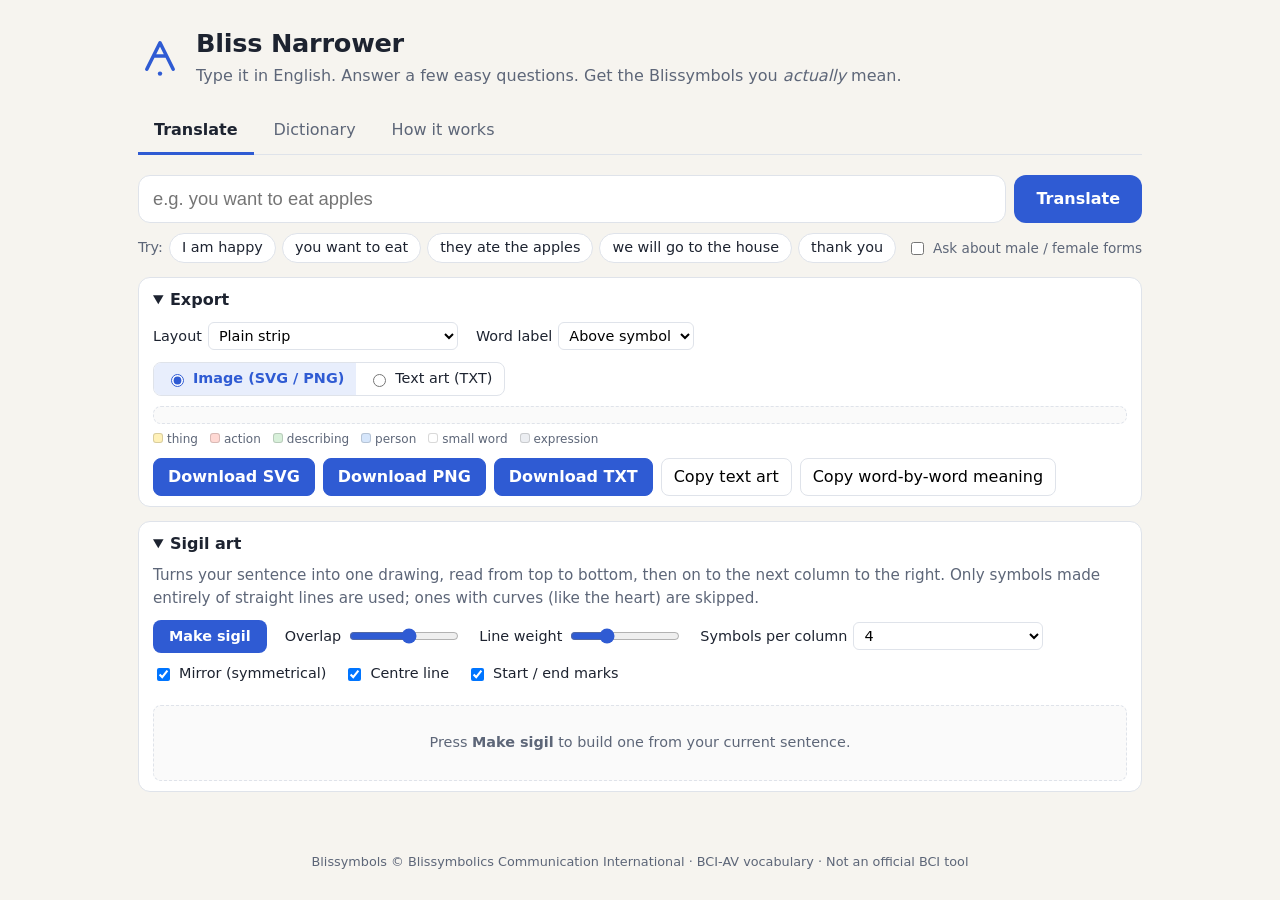
<file: index.html>
<!DOCTYPE html>
<html lang="en">
<head>
<meta charset="utf-8">
<meta name="viewport" content="width=device-width, initial-scale=1">
<title>Bliss Narrower — say exactly what you mean in Blissymbols</title>
<meta name="description" content="Type English, answer a few plain questions (one or many? now or before?), and get the exact Blissymbols you mean.">
<link rel="icon" href="data:image/svg+xml,%3Csvg xmlns='http://www.w3.org/2000/svg' viewBox='0 0 40 40'%3E%3Cpath d='M8 32 L20 8 L32 32 M14 20 L26 20' fill='none' stroke='%232f5bd3' stroke-width='4' stroke-linecap='round'/%3E%3C/svg%3E">
<link rel="stylesheet" href="style.css">
</head>
<body>
<header class="top">
  <div class="brand">
    <svg class="logo" viewBox="0 0 40 40" aria-hidden="true"><path d="M8 32 L20 8 L32 32 M14 20 L26 20" fill="none" stroke="currentColor" stroke-width="3.2" stroke-linecap="round" stroke-linejoin="round"/><circle cx="20" cy="36" r="2" fill="currentColor"/></svg>
    <div>
      <h1>Bliss Narrower</h1>
      <p class="tag">Type it in English. Answer a few easy questions. Get the Blissymbols you <em>actually</em> mean.</p>
    </div>
  </div>
  <nav class="tabs" role="tablist">
    <button role="tab" aria-selected="true" data-tab="translate">Translate</button>
    <button role="tab" aria-selected="false" data-tab="browse">Dictionary</button>
    <button role="tab" aria-selected="false" data-tab="about">How it works</button>
  </nav>
</header>

<main>
  <section id="tab-translate" class="tab on">
    <div class="dock" id="dock">
    <form id="inputForm" class="inputRow" autocomplete="off">
      <label for="src" class="sr">English sentence</label>
      <input id="src" type="text" placeholder="e.g. you want to eat apples" spellcheck="true">
      <button type="submit" class="primary">Translate</button>
    </form>
    <div class="examples">Try:
      <button class="ex" type="button">I am happy</button>
      <button class="ex" type="button">you want to eat</button>
      <button class="ex" type="button">they ate the apples</button>
      <button class="ex" type="button">we will go to the house</button>
      <button class="ex" type="button">thank you</button>
      <label class="toggle"><input type="checkbox" id="optGender"> Ask about male / female forms</label>
    </div>

    <div id="status" class="status" hidden></div>

    <section id="resultWrap" hidden>
      <div class="resultHead">
        <h2>Your Bliss sentence</h2>
        <div class="funnel" id="funnel" title="How many different Bliss sentences your English could still mean"></div>
      </div>
      <div class="keyline" id="keyline">
        <span><i class="sw red"></i>red: program couldn't tell — tap to choose</span>
        <span><i class="sw yellow"></i>yellow: auto-filled from your English — tap to check</span>
        <span><i class="sw green"></i>green: set by you</span>
      </div>
      <div id="strip" class="strip" aria-live="polite"></div>
    </section>
    </div>

    <p id="skipped" class="skipped"></p>
      <div id="actions">
      <details class="export" open>
        <summary>Export</summary>
        <div class="exrow">
          <label>Layout
            <select id="exStyle">
              <option value="strip">Plain strip</option>
              <option value="boxes">Boxes (communication board)</option>
            </select></label>
          <label>Word label
            <select id="exLabel">
              <option value="above">Above symbol</option>
              <option value="below">Below symbol</option>
              <option value="none">No label</option>
            </select></label>
          <span id="exBoxOpts" class="exrow" hidden>
            <label class="chk"><input type="checkbox" id="exColour" checked> Colour boxes by word type</label>
            <label>Boxes per row <input type="number" id="exPerRow" value="8" min="1" max="30"></label>
          </span>
        </div>
        <div class="exrow viewrow">
          <span class="seg" role="radiogroup" aria-label="Preview">
            <label><input type="radio" name="exView" value="image" checked> Image (SVG / PNG)</label>
            <label><input type="radio" name="exView" value="text"> Text art (TXT)</label>
          </span>
          <span id="exTextOpts" class="exrow" hidden>
            <label>Detail
              <select id="exRows">
                <option value="16">Small (16 lines tall)</option>
                <option value="24">Medium (24 lines)</option>
                <option value="32" selected>Large (32 lines)</option>
                <option value="48">Extra large (48 lines)</option>
              </select></label>
            <label>Filled pixel
              <select id="exFill">
                <option value="o" selected>o</option>
                <option value="#">#</option>
                <option value="@">@</option>
                <option value="X">X</option>
                <option value="█">█ (block)</option>
              </select></label>
          </span>
        </div>
        <div class="exprev" id="exPreview" aria-label="Export preview"></div>
        <div class="legend small"><span><span class="dot" style="background:#fff1b8"></span>thing</span><span><span class="dot" style="background:#ffd9d4"></span>action</span><span><span class="dot" style="background:#d8f0da"></span>describing</span><span><span class="dot" style="background:#d6e6fb"></span>person</span><span><span class="dot" style="background:#fff"></span>small word</span><span><span class="dot" style="background:#eceef2"></span>expression</span></div>
        <div class="actions">
          <button type="button" id="dlSvg" class="primary">Download SVG</button>
          <button type="button" id="dlPng" class="primary">Download PNG</button>
          <button type="button" id="dlTxt" class="primary">Download TXT</button>
          <button type="button" id="copyTxt">Copy text art</button>
          <button type="button" id="copyGloss">Copy word-by-word meaning</button>
        </div>
      </details>
      <details class="export sigil" open>
        <summary>Sigil art</summary>
        <p class="hint">Turns your sentence into one drawing, read from top to bottom, then on to the next column to the right. Only symbols made entirely of straight lines are used; ones with curves (like the heart) are skipped.</p>
        <div class="exrow">
          <button type="button" id="sgMake" class="primary">Make sigil</button>
          <label>Overlap <input type="range" id="sgOverlap" min="0" max="100" value="55"></label>
          <label>Line weight <input type="range" id="sgWeight" min="3" max="16" value="7"></label>
          <label>Symbols per column
            <select id="sgPerCol">
              <option value="0">No limit (one column)</option>
              <option value="2">2</option><option value="3">3</option><option value="4" selected>4</option>
              <option value="5">5</option><option value="6">6</option><option value="8">8</option><option value="10">10</option>
            </select></label>
          <label class="chk"><input type="checkbox" id="sgMirror" checked> Mirror (symmetrical)</label>
          <label class="chk"><input type="checkbox" id="sgSpine" checked> Centre line</label>
          <label class="chk"><input type="checkbox" id="sgEnds" checked> Start / end marks</label>
        </div>
        <div class="sglist" id="sgList"></div>
        <div class="sgprev" id="sgPreview"><p class="skipped">Press <b>Make sigil</b> to build one from your current sentence.</p></div>
        <div class="actions" id="sgDl" hidden>
          <button type="button" id="sgSvg" class="primary">Download sigil SVG</button>
          <button type="button" id="sgPng" class="primary">Download sigil PNG</button>
        </div>
      </details>
      </div>
    <div id="pop" class="pop" role="dialog" aria-modal="false" hidden></div>
  </section>

  <section id="tab-browse" class="tab">
    <div class="inputRow">
      <label for="q" class="sr">Search the dictionary</label>
      <input id="q" type="search" placeholder="Search 6,000+ symbols in English (e.g. house, happy, to go)">
    </div>
    <div class="legend" id="legend"></div>
    <div id="grid" class="grid"></div>
    <dialog id="detail"></dialog>
  </section>

  <section id="tab-about" class="tab prose">
    <h2>Why this exists</h2>
    <p>Blissymbols can say things very precisely, but most tools make you already know the grammar. For example, there are separate symbols for <b>I</b> (just one person) and <b>we</b> (a group that includes me), and a small mark that turns one thing into many. If a tool never asks, you can't tell it which one you meant.</p>
    <p>Bliss Narrower works the other way round: it starts from every symbol your words <em>could</em> mean, then asks short, plain questions to narrow it down. The counter at the top shows how many different meanings are still possible, and it drops to <b>1</b> when everything is settled.</p>
    <h3>The questions it can ask</h3>
    <table class="qtable">
      <tr><th>Question</th><th>Plain words</th><th>Grammar name</th></tr>
      <tr><td>Who is it about?</td><td>"Just me" or "me and others"</td><td>singular / plural (first person)</td></tr>
      <tr><td>How many people are you talking to?</td><td>"one friend" or "the whole group"</td><td>singular / plural (second person)</td></tr>
      <tr><td>People or things?</td><td>"they (my friends)" or "they (the boxes)"</td><td>personal / impersonal pronoun</td></tr>
      <tr><td>How many?</td><td>"one apple" or "lots of apples"</td><td>singular / plural noun</td></tr>
      <tr><td>When?</td><td>"I eat" / "I ate" / "I will eat" / "I would eat"</td><td>present / past / future / conditional</td></tr>
      <tr><td>What kind of word?</td><td>"to drink" (doing) or "a drink" (thing)</td><td>verb / noun / adjective</td></tr>
      <tr><td>Which meaning?</td><td>pick from pictures</td><td>word sense</td></tr>
    </table>
    <h3>Good to know</h3>
    <ul>
      <li>Little words like <i>a</i>, <i>an</i>, <i>the</i>, <i>will</i> and <i>did</i> are usually left out. Bliss shows that information with marks on the other symbols instead.</li>
      <li>Indicators (the small marks on top) are placed where the original symbol had one, or centred if it had none.</li>
      <li>This is a helper, not an official translator. Check important messages with someone who knows Bliss well.</li>
    </ul>
    <h3>Credits</h3>
    <p>Symbol shapes and vocabulary come from the BCI Authorized Vocabulary (BCI-AV) published by Blissymbolics Communication International. See the README for licence details.</p>
  </section>
</main>

<footer class="foot">Blissymbols © Blissymbolics Communication International · BCI-AV vocabulary · Not an official BCI tool</footer>
<script src="app.js"></script>
</body>
</html>
</file>
<file: style.css>
:root{
  --ink:#1d2330; --muted:#5d6678; --line:#dfe3ea; --bg:#f6f4ef; --card:#fff;
  --accent:#2f5bd3; --accent-soft:#e8eefc; --warn:#e8792b; --warn-soft:#fff1e6; --ok:#2e8b57;
  /* BCI part-of-speech colours */
  --c-YELLOW:#f3c93e; --c-RED:#e05a4f; --c-GREEN:#52a85a; --c-BLUE:#4a86d8; --c-WHITE:#c9ced8; --c-GRAY:#8d95a3;
  --radius:12px;
}
*{box-sizing:border-box}
html,body{margin:0;background:var(--bg);color:var(--ink);font:16px/1.5 system-ui,-apple-system,"Segoe UI",Roboto,sans-serif}
button{font:inherit;cursor:pointer}
.sr{position:absolute;width:1px;height:1px;overflow:hidden;clip:rect(0 0 0 0)}
.top{padding:24px clamp(16px,4vw,48px) 0;max-width:1100px;margin:0 auto}
.brand{display:flex;gap:14px;align-items:center}
.logo{width:44px;height:44px;color:var(--accent);flex:none}
h1{margin:0;font-size:1.6rem;letter-spacing:-.01em}
.tag{margin:2px 0 0;color:var(--muted)}
.tabs{display:flex;gap:4px;margin-top:20px;border-bottom:1px solid var(--line)}
.tabs button{background:none;border:0;padding:10px 16px;color:var(--muted);border-bottom:3px solid transparent;margin-bottom:-1px}
.tabs button[aria-selected=true]{color:var(--ink);border-color:var(--accent);font-weight:600}
main{max-width:1100px;margin:0 auto;padding:20px clamp(16px,4vw,48px) 40px}
.tab{display:none}.tab.on{display:block}
.inputRow{display:flex;gap:8px}
.inputRow input{flex:1;font-size:1.15rem;padding:12px 14px;border:1.5px solid var(--line);border-radius:var(--radius);background:#fff;min-width:0}
.inputRow input:focus{outline:none;border-color:var(--accent);box-shadow:0 0 0 3px var(--accent-soft)}
.primary{background:var(--accent);color:#fff;border:0;border-radius:var(--radius);padding:0 22px;font-weight:600}
.examples{margin:10px 0 0;color:var(--muted);font-size:.9rem;display:flex;flex-wrap:wrap;gap:6px;align-items:center}
.ex{background:#fff;border:1px solid var(--line);border-radius:999px;padding:3px 12px;color:var(--ink)}
.ex:hover{border-color:var(--accent)}
.status{margin-top:16px;padding:10px 14px;border-radius:var(--radius);background:var(--accent-soft)}
h2{font-size:1.15rem;margin:28px 0 10px}
.resultHead{display:flex;align-items:baseline;justify-content:space-between;gap:12px;flex-wrap:wrap}
.funnel{font-size:.9rem;color:var(--muted);display:flex;align-items:center;gap:8px}
.funnel b{font-size:1.1rem;color:var(--ink)}
.funnel .pill{padding:2px 10px;border-radius:999px;background:var(--warn-soft);color:var(--warn);font-weight:600}
.funnel .pill.done{background:#e5f4ea;color:var(--ok)}
.strip{display:flex;flex-wrap:wrap;gap:6px 2px;align-items:flex-end;background:#fff;border:1px solid var(--line);border-radius:var(--radius);padding:16px;min-height:120px}
.tok{display:flex;flex-direction:column;align-items:center;border-radius:8px;padding:4px 6px;border:2px solid transparent;background:none}
.tok:hover,.tok.sel{background:var(--accent-soft)}
.tok svg{height:110px;display:block}
.tok .gl{font-size:.78rem;color:var(--muted);max-width:140px;text-align:center;line-height:1.2;margin-top:2px}
.tok.needs{border-color:var(--warn);border-style:dashed}
.tok.text svg{display:none}
.tok.text .raw{height:110px;display:flex;align-items:center;font-style:italic;color:var(--muted);padding:0 6px}
.tok.punct svg{height:110px}
.actions{display:flex;flex-wrap:wrap;gap:8px;margin-top:10px;align-items:center}
.actions button{background:#fff;border:1px solid var(--line);border-radius:8px;padding:6px 12px}
.actions button:hover{border-color:var(--accent)}
.toggle{margin-left:auto;font-size:.85rem;color:var(--muted);display:flex;gap:6px;align-items:center;cursor:pointer}
.hint{color:var(--muted);margin:0 0 14px;font-size:.95rem}
.needs-dot{display:inline-block;width:10px;height:10px;border-radius:50%;background:var(--warn);vertical-align:middle}
.cards{display:grid;grid-template-columns:repeat(auto-fill,minmax(320px,1fr));gap:14px}
.card{background:var(--card);border:1px solid var(--line);border-radius:var(--radius);padding:14px 16px;position:relative;scroll-margin:20px}
.card.needs{border-color:var(--warn);box-shadow:0 0 0 3px var(--warn-soft)}
.card.flash{animation:flash 1s}
@keyframes flash{0%{box-shadow:0 0 0 6px var(--accent-soft)}100%{box-shadow:none}}
.card header{display:flex;gap:12px;align-items:center;margin-bottom:8px}
.card header svg{height:72px;flex:none;background:#fafafa;border-radius:6px}
.card .word{font-weight:700;font-size:1.1rem}
.card .chosen{color:var(--muted);font-size:.88rem;line-height:1.3}
.card .count{position:absolute;top:10px;right:12px;font-size:.75rem;color:var(--muted)}
.q{margin-top:12px}
.q .qt{font-weight:600;font-size:.95rem;display:flex;gap:6px;align-items:center}
.q .qt .opt{font-weight:400;color:var(--muted);font-size:.8rem}
.q.open .qt::before{content:"";width:9px;height:9px;border-radius:50%;background:var(--warn);flex:none}
.opts{display:flex;flex-direction:column;gap:6px;margin-top:6px}
.opts.row{flex-direction:row;flex-wrap:wrap}
.o{display:flex;gap:10px;align-items:center;text-align:left;background:#fff;border:1.5px solid var(--line);border-radius:10px;padding:7px 10px;color:var(--ink)}
.o:hover{border-color:var(--accent)}
.o[aria-pressed=true]{border-color:var(--accent);background:var(--accent-soft)}
.o .ol{font-weight:600}
.o .oe{color:var(--muted);font-size:.85rem;display:block;font-style:italic}
.o svg{height:54px;flex:none}
.o .pic{font-size:1.2rem;letter-spacing:2px;flex:none;min-width:44px;text-align:center}
.o .guess{font-size:.7rem;color:var(--accent);font-weight:600;margin-left:auto;white-space:nowrap}
.dot{display:inline-block;width:10px;height:10px;border-radius:3px;margin-right:4px;vertical-align:baseline;border:1px solid rgba(0,0,0,.15)}
.skipped{color:var(--muted);font-size:.9rem}
.findbox input{width:100%;padding:8px 10px;border:1px solid var(--line);border-radius:8px;margin-top:6px}
.findres{display:flex;flex-wrap:wrap;gap:6px;margin-top:6px;max-height:260px;overflow:auto}
.findres .o{flex-direction:column;width:104px;padding:6px;gap:2px;font-size:.75rem;text-align:center}
.legend{display:flex;flex-wrap:wrap;gap:12px;margin:12px 0;font-size:.85rem;color:var(--muted)}
.grid{display:grid;grid-template-columns:repeat(auto-fill,minmax(120px,1fr));gap:8px}
.cell{background:#fff;border:1px solid var(--line);border-radius:10px;padding:8px 6px 6px;display:flex;flex-direction:column;align-items:center;gap:2px;color:var(--ink);border-top:4px solid var(--c-WHITE)}
.cell svg{height:70px}
.cell span{font-size:.78rem;text-align:center;line-height:1.2;word-break:break-word}
.cell:hover{border-color:var(--accent)}
dialog{border:0;border-radius:16px;padding:24px;max-width:520px;width:92vw;box-shadow:0 20px 60px rgba(0,0,0,.25)}
dialog::backdrop{background:rgba(20,25,35,.4)}
dialog svg.big{height:200px;display:block;margin:0 auto 12px}
dialog .row{display:flex;gap:8px;justify-content:flex-end;margin-top:16px}
dialog .row button{border:1px solid var(--line);background:#fff;border-radius:8px;padding:6px 14px}
dialog .row button.primary{background:var(--accent);color:#fff;border:0}
.prose{max-width:720px}
.qtable{border-collapse:collapse;width:100%;font-size:.92rem}
.qtable td,.qtable th{border-bottom:1px solid var(--line);padding:6px 8px;text-align:left;vertical-align:top}
.foot{text-align:center;color:var(--muted);font-size:.8rem;padding:20px}
@media (max-width:600px){.tok svg{height:84px}.tok.text .raw{height:84px}.toggle{margin-left:0}}

.q.compact .opts.row{gap:6px}
.q.compact .o{flex:1 1 120px;padding:6px 8px;gap:6px;flex-direction:column;align-items:flex-start;position:relative}
.q.compact .o .pic{min-width:0;font-size:1rem;text-align:left}
.q.compact .o .ol{font-size:.9rem}
.q.compact .o .oe{font-size:.75rem}
.q.compact .o .guess{position:absolute;top:5px;right:6px}
.q .qt{flex-wrap:wrap}
.cards{align-items:start}

/* sentence strip: colour = state */
.dock{padding-top:0}
.dock h2{margin:20px 0 6px}
.keyline{display:flex;flex-wrap:wrap;gap:6px 16px;font-size:.82rem;color:var(--muted);margin:0 0 8px}
.keyline span{display:flex;align-items:center;gap:6px}
.sw{display:inline-block;width:14px;height:14px;border-radius:4px;border:2px solid}
.sw.red{border-color:#d9483b;background:#fde8e6}
.sw.green{border-color:#2e8b57;background:#e3f4e9}
.sw.yellow{border-color:#d9a400;background:#fff4cc}
.strip{flex-wrap:wrap;gap:8px 6px;padding:12px;min-height:0}
.tok{flex:none;border:2px solid var(--line);background:#fff;padding:6px 8px 4px;border-radius:10px;transition:transform .1s,box-shadow .15s}
.tok:hover{background:#fff;box-shadow:0 2px 8px rgba(20,25,35,.12);transform:translateY(-1px)}
.tok svg,.tok.text .raw,.tok.punct svg{height:84px}
.tok.red{border-color:#d9483b;background:#fde8e6;animation:pulse 2.2s ease-in-out infinite}
.tok.red .gl{color:#b3372b;font-weight:600}
.tok.green{border-color:#2e8b57;background:#e3f4e9}
.tok.yellow{border-color:#d9a400;background:#fff4cc}
.tok.yellow .gl{color:#7a5c00}
.tok.green .gl{color:#226b43}
.tok.punct{border-color:transparent;background:none;cursor:default}
.tok.sel{box-shadow:0 0 0 4px var(--accent-soft),0 0 0 6px var(--accent);animation:none}
@keyframes pulse{0%,100%{box-shadow:0 0 0 0 rgba(217,72,59,0)}50%{box-shadow:0 0 0 5px rgba(217,72,59,.18)}}
.skipped .why{font-size:.85rem}

/* pop-up */
.pop{position:absolute;z-index:20;width:min(440px,calc(100vw - 16px));background:#fff;border-radius:14px;box-shadow:0 14px 44px rgba(20,25,35,.28),0 0 0 1px rgba(20,25,35,.06);display:flex;flex-direction:column;max-height:min(70vh,560px)}
.pop::before{content:"";position:absolute;top:-7px;left:calc(var(--arrow,50%) - 7px);width:14px;height:14px;background:#fff;transform:rotate(45deg);box-shadow:-1px -1px 0 rgba(20,25,35,.06)}
.pop[hidden]{display:none}
.pophead{display:flex;gap:10px;align-items:center;padding:12px 12px 8px 14px;border-bottom:1px solid var(--line)}
.pophead svg{height:52px;flex:none}
.pophead .ph-t{flex:1;min-width:0}
.pophead .word{font-weight:700}
.pophead .chosen{color:var(--muted);font-size:.85rem;line-height:1.25}
.state{font-size:.72rem;font-weight:700;padding:2px 8px;border-radius:999px;white-space:nowrap}
.state.red{background:#fde8e6;color:#b3372b}.state.green{background:#e3f4e9;color:#226b43}.state.yellow{background:#fff4cc;color:#7a5c00}
.x{border:0;background:none;font-size:1.5rem;line-height:1;color:var(--muted);padding:2px 6px;border-radius:6px}
.x:hover{background:#f0f1f4}
.popbody{overflow:auto;padding:4px 14px 10px}
.popnote{color:var(--muted);font-size:.9rem;margin:10px 0 4px}
.popfoot{display:flex;gap:8px;justify-content:flex-end;padding:10px 12px;border-top:1px solid var(--line)}
.popfoot button{border:1px solid var(--line);background:#fff;border-radius:8px;padding:6px 14px}
.popfoot button.primary{background:var(--accent);color:#fff;border:0;padding:6px 16px}
.pop .q{margin-top:10px}
.pop .q .qt{font-size:.9rem}
.pop .q .qt .opt{display:none}
.pop .q.compact .o{flex:1 1 110px;flex-direction:row;align-items:center;padding:6px 8px;gap:6px}
.pop .q.compact .o .pic{min-width:22px;font-size:.95rem;text-align:center}
.pop .q.compact .o .guess{position:static;margin-left:auto}
.pop .q.pics .opts{display:grid;grid-template-columns:repeat(auto-fill,minmax(180px,1fr));gap:6px}
.pop .q.pics .o{padding:6px 8px}
.pop .q.pics .o svg{height:46px}
.pop .q.pics .oe{font-size:.75rem;display:-webkit-box;-webkit-line-clamp:2;-webkit-box-orient:vertical;overflow:hidden}
.pop .findres .o{width:96px}
.pop.sheet{position:fixed;left:0!important;right:0;bottom:0;top:auto!important;width:100%;max-height:72vh;border-radius:16px 16px 0 0;animation:up .18s ease-out}
.pop.sheet::before{display:none}
@keyframes up{from{transform:translateY(30px);opacity:.5}to{transform:none;opacity:1}}
@media (max-width:600px){
  .tok svg,.tok.text .raw,.tok.punct svg{height:58px}
  .keyline{font-size:.75rem}
  .inputRow input{font-size:1rem;padding:10px 12px}
  .funnel{font-size:.8rem}
}

.popfoot button.ok{background:#2e8b57;color:#fff;border:0;margin-right:auto}
.funnel .pill.auto{background:#fff4cc;color:#7a5c00}

/* export panel */
.export{background:#fff;border:1px solid var(--line);border-radius:var(--radius);padding:10px 14px;margin-top:14px}
.export summary{font-weight:600;cursor:pointer}
.exrow{display:flex;flex-wrap:wrap;gap:10px 18px;align-items:center;margin-top:10px;font-size:.9rem}
.exrow label{display:flex;gap:6px;align-items:center}
.exrow select,.exrow input[type=number]{font:inherit;padding:4px 6px;border:1px solid var(--line);border-radius:6px;background:#fff}
.exrow input[type=number]{width:60px}
.exprev{margin-top:10px;overflow:auto;max-height:360px;border:1px dashed var(--line);border-radius:8px;padding:8px;background:#fafafa}
.exprev svg{display:block;max-width:100%;height:auto}
.legend.small{font-size:.75rem;margin:6px 0 0}
.export .actions button.primary{padding:6px 14px;background:var(--accent);color:#fff;border:1px solid var(--accent)}
.export .actions button.primary:hover{filter:brightness(1.08)}
[hidden]{display:none!important}

.viewrow{margin-top:12px}
.seg{display:inline-flex;border:1px solid var(--line);border-radius:8px;overflow:hidden}
.seg label{padding:5px 12px;cursor:pointer;gap:6px}
.seg label:has(input:checked){background:var(--accent-soft);color:var(--accent);font-weight:600}
.seg input{accent-color:var(--accent)}
pre.ascii{margin:0;font:11px/1.15 ui-monospace,Menlo,Consolas,"DejaVu Sans Mono",monospace;color:#111;white-space:pre}

/* sigil */
.sigil .hint{margin:8px 0 0}
.sigil .exrow input[type=range]{width:110px;accent-color:var(--accent)}
.sigil .exrow select{font:inherit;padding:4px 6px;border:1px solid var(--line);border-radius:6px;background:#fff}
.sigil .exrow button.primary{padding:6px 16px;background:var(--accent);color:#fff;border:0;border-radius:8px}
.sglist{display:flex;flex-wrap:wrap;gap:6px;margin-top:10px;font-size:.8rem}
.sgi{padding:2px 8px;border-radius:999px;border:1px solid var(--line)}
.sgi.use{background:#e3f4e9;border-color:#9fd3b3;color:#226b43}
.sgi.skip{background:#f3f3f5;color:var(--muted);text-decoration:line-through}
.sgprev{margin-top:10px;border:1px dashed var(--line);border-radius:8px;padding:12px;background:#fafafa;display:flex;justify-content:center}
.sgprev .sgimg{display:block;max-width:100%;max-height:520px;width:auto;height:auto}
.sigil .actions button.primary{padding:6px 14px;background:var(--accent);color:#fff;border:1px solid var(--accent)}
</file>
